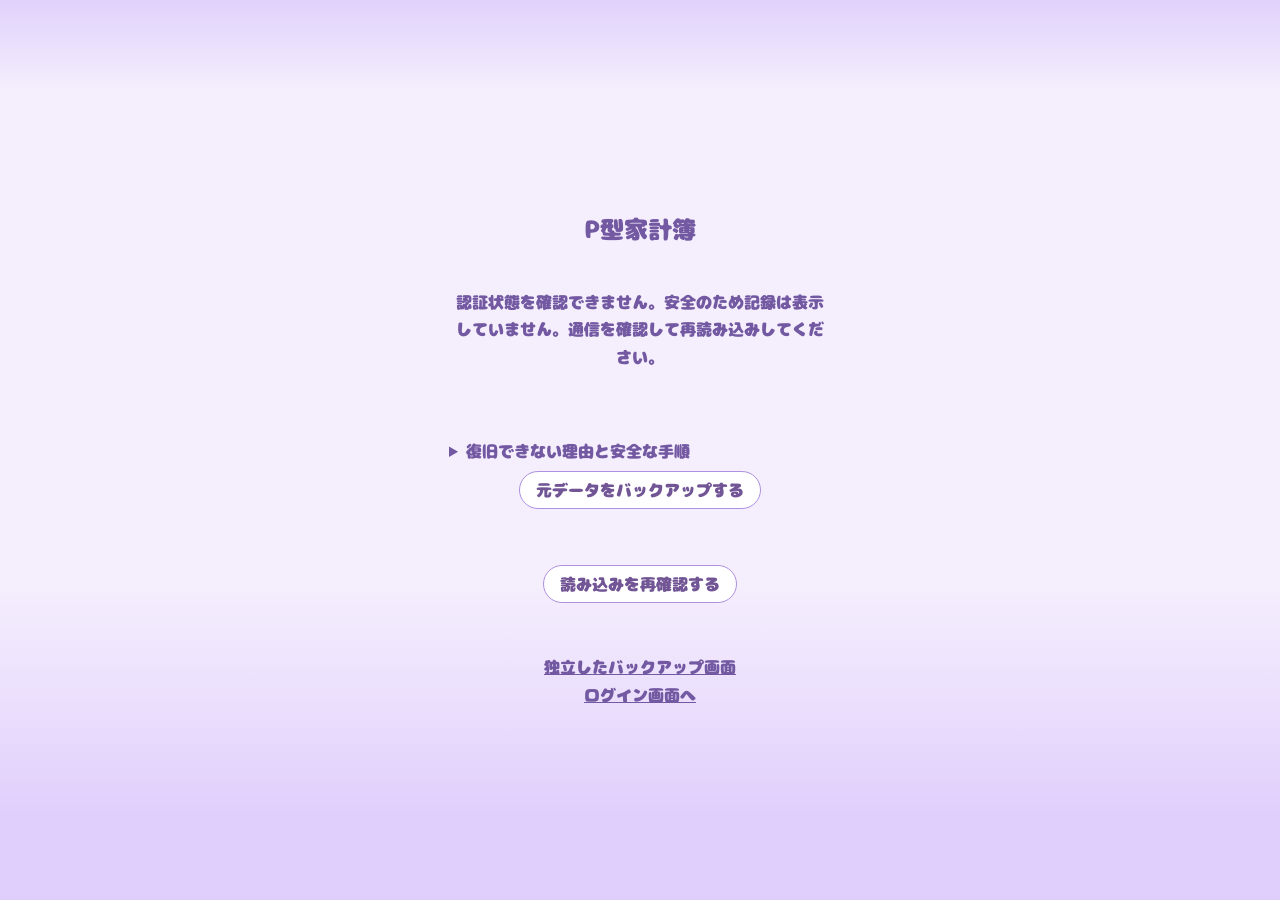
<file: index.html>
<!doctype html>
<html lang="ja">
<head>
  <meta charset="UTF-8">
  <meta name="viewport" content="width=device-width, initial-scale=1, viewport-fit=cover">
  <title>P型家計簿</title>
  <link rel="stylesheet" href="style.css">
  <link rel="stylesheet" href="home.css">
  <link rel="stylesheet" href="expenses.css">
  <link rel="stylesheet" href="account.css">
</head>
<body>
<section id="app-load-error" class="app-load-error" hidden>
  <h1>P型家計簿</h1>
  <p id="app-load-error-message" role="alert"></p>
  <p id="recovery-account"></p>
  <details><summary>復旧できない理由と安全な手順</summary><p id="recovery-detail"></p><p>一部の記録だけを送信したり、原本を削除したりしません。まずJSONを保存してください。形式不正の記録は原本のコピーを使って確認・修復し、件数を照合する必要があります。</p></details>
  <button class="secondary" type="button" data-backup>元データをバックアップする</button>
  <p id="backup-feedback" role="status"></p>
  <button class="secondary" id="retry-app-load" type="button">読み込みを再確認する</button>
  <button class="secondary" id="open-cloud-read-only" type="button" hidden>クラウドの記録を読み取り専用で開く</button>
  <button class="secondary" id="recover-legacy-pending" type="button" hidden>バックアップ保存済み：旧形式を安全に復元する</button>
  <button class="secondary" id="view-cloud-records" type="button" hidden>このアカウントのクラウド記録を読み取り専用で確認</button>
  <p id="recovery-cloud-status" role="status"></p>
  <div id="recovery-cloud-records" hidden></div>
  <a href="./recovery.html">独立したバックアップ画面</a>
  <a href="./login.html">ログイン画面へ</a>
</section>
<div class="app" id="app" data-page="home" hidden>
  <div class="background" aria-hidden="true"></div>
  <p id="readonly-mode-notice" class="readonly-mode-notice" role="status" hidden></p>
  <main class="content">
    <section class="page active" id="home">
      <header class="hero"><h1>P型家計簿</h1><p>今日つかった分を登録してね<br>だいたいでいいよ</p></header>
      <form id="expense-form" class="entry">
        <div class="entry-grid">
          <label>なにに<input id="expense-name" maxlength="100" placeholder="たとえば カフェ"></label>
          <label>いくら<input id="expense-amount" type="text" inputmode="numeric" pattern="[0-9]{1,8}" maxlength="8" placeholder="¥ 0" required></label>
        </div>
        <button class="primary" type="submit" disabled>登録する</button>
      </form>
      <section class="dashboard" aria-label="集計と直近のログ">
        <div class="totals">
          <article class="card total"><h2>今月使った金額</h2><span class="approx-tag">だいたい</span><strong id="month-total">¥ 0</strong></article>
          <article class="card total"><h2>今週使った金額</h2><span class="approx-tag">だいたい</span><strong id="week-total">¥ 0</strong></article>
        </div>
        <article class="card recent">
          <div class="card-title"><h2>ログ</h2><button class="dots" data-go="logs" aria-label="ログをすべて見る">もっと見る</button></div>
          <div id="recent-list" class="log-items"></div>
        </article>
      </section>
      <div class="speech" id="speech">わすれちゃっても<br>あとで思い出せば大丈夫</div>
    </section>
    <section class="page" id="logs">
      <div class="page-heading"><h1>ログ</h1></div>
      <div class="filters"><button class="chip active" data-filter="all">すべて</button><button class="chip" data-filter="week">今週</button><button class="chip" data-filter="month">今月</button></div>
      <div class="card long-list" id="full-list"></div>
    </section>
    <section class="page" id="calendar">
      <div class="page-heading"><h1>カレンダー</h1></div>
      <article class="card calendar-card">
        <div class="calendar-heading"><button id="prev-month" aria-label="前月">‹</button><h2 id="calendar-title"></h2><button id="next-month" aria-label="翌月">›</button></div>
        <div class="calendar-grid" id="calendar-grid"></div>
      </article>
      <article class="card calendar-detail"><h2 id="selected-date-title"></h2><div id="selected-date-list"></div></article>
    </section>
    <section class="page" id="charts">
      <div class="page-heading"><h1>支出の変遷</h1></div>
      <div class="filters"><button class="chip active" data-chart="week">週ごと</button><button class="chip" data-chart="month">月ごと</button></div>
      <article class="card chart-card"><div id="chart-label" class="chart-label"></div><svg id="line-chart" viewBox="0 0 330 210" role="img" aria-label="支出の折れ線グラフ"></svg><div id="chart-summary" class="chart-summary"></div></article>
    </section>
    <section class="page" id="settings">
      <div class="page-heading"><h1>設定</h1></div>
      <article class="card settings-card">
        <h2>テーマカラー</h2>
        <div class="theme-options"><button class="theme-choice" data-theme="purple"><i></i>むらさき</button><button class="theme-choice" data-theme="blue"><i></i>あお</button><button class="theme-choice" data-theme="green"><i></i>みどり</button><button class="theme-choice" data-theme="yellow"><i></i>きいろ</button></div>
      </article>
      <article class="card settings-card" id="account-card">
        <h2>アカウント</h2>
        <p id="account-description">ログインしなくても使えます。記録はこのブラウザ内に保存され、ブラウザデータを削除すると失われる可能性があります。</p>
        <p id="account-identity"></p>
        <p id="cloud-status" role="status">認証状態を確認しています。</p>
        <div id="guest-account-actions">
          <a class="secondary account-link" href="./login.html?returnTo=./index.html%23settings">ログイン・データを保存</a>
        </div>
        <div id="signed-in-account-actions" hidden>
          <button class="secondary" id="retry-cloud-sync" type="button" hidden>もう一度同期する</button>
          <button class="secondary" id="discard-pending-changes" type="button" hidden>未保存変更を破棄してクラウドを読み直す</button>
          <button class="secondary" id="logout" type="button">ログアウト</button>
          <button class="secondary" id="delete-account" type="button">アカウント削除</button>
        </div>
        <p class="account-legal"><a href="./terms-draft.html">利用規約（草案）</a> ・ <a href="./privacy-draft.html">プライバシーポリシー（草案）</a></p>
      </article>
      <article class="card settings-card"><h2>データ</h2><button class="secondary" id="export-csv">CSVで書き出す</button></article>
      <div class="speech settings-speech">自分のペースで<br>つかってね</div>
    </section>
  </main>
  <nav class="bottom-nav" aria-label="画面切り替え">
    <button class="nav-item active" data-go="home"><span>⌂</span>ホーム</button>
    <button class="nav-item" data-go="calendar"><span>▦</span>カレンダー</button>
    <button class="nav-item" data-go="charts"><span>⌁</span>グラフ</button>
    <button class="nav-item" data-go="settings"><span>⚙</span>設定</button>
  </nav>
</div>
<dialog id="expense-editor" class="expense-editor" aria-labelledby="editor-title">
  <form id="edit-expense-form">
    <h2 id="editor-title">記録を編集</h2>
    <p class="edit-date" id="edit-date"></p>
    <label>なにに<input id="edit-name" placeholder="たとえば カフェ"></label>
    <label>いくら<input id="edit-amount" type="text" inputmode="numeric" pattern="[0-9]+" required></label>
    <p id="edit-feedback" class="edit-feedback" role="alert"></p>
    <div class="edit-actions">
      <button type="button" class="secondary" id="edit-cancel">キャンセル</button>
      <button type="submit" class="secondary">保存する</button>
    </div>
    <button type="button" class="edit-delete" id="edit-delete">この記録を削除</button>
  </form>
</dialog>
<dialog id="import-dialog" class="account-dialog" aria-labelledby="import-title">
  <h2 id="import-title">今までのきろくが見つかったよ。このアカウントに引き継ぐ？</h2>
  <p id="import-account"></p>
  <p>記録は確認してからこのアカウントへ追加します。元の端末内データは削除しません。</p>
  <p id="import-feedback" role="alert"></p>
  <div class="edit-actions">
    <button class="secondary" id="import-later" type="button">あとで</button>
    <button class="secondary" id="import-confirm" type="button">引き継ぐ</button>
  </div>
</dialog>
<script type="module" src="storage-backup.js"></script>
<script src="expenses.js"></script>
<script src="app.js"></script>
<script src="home.js"></script>
<script type="module" src="auth-app.js"></script>
</body>
</html>
</file>
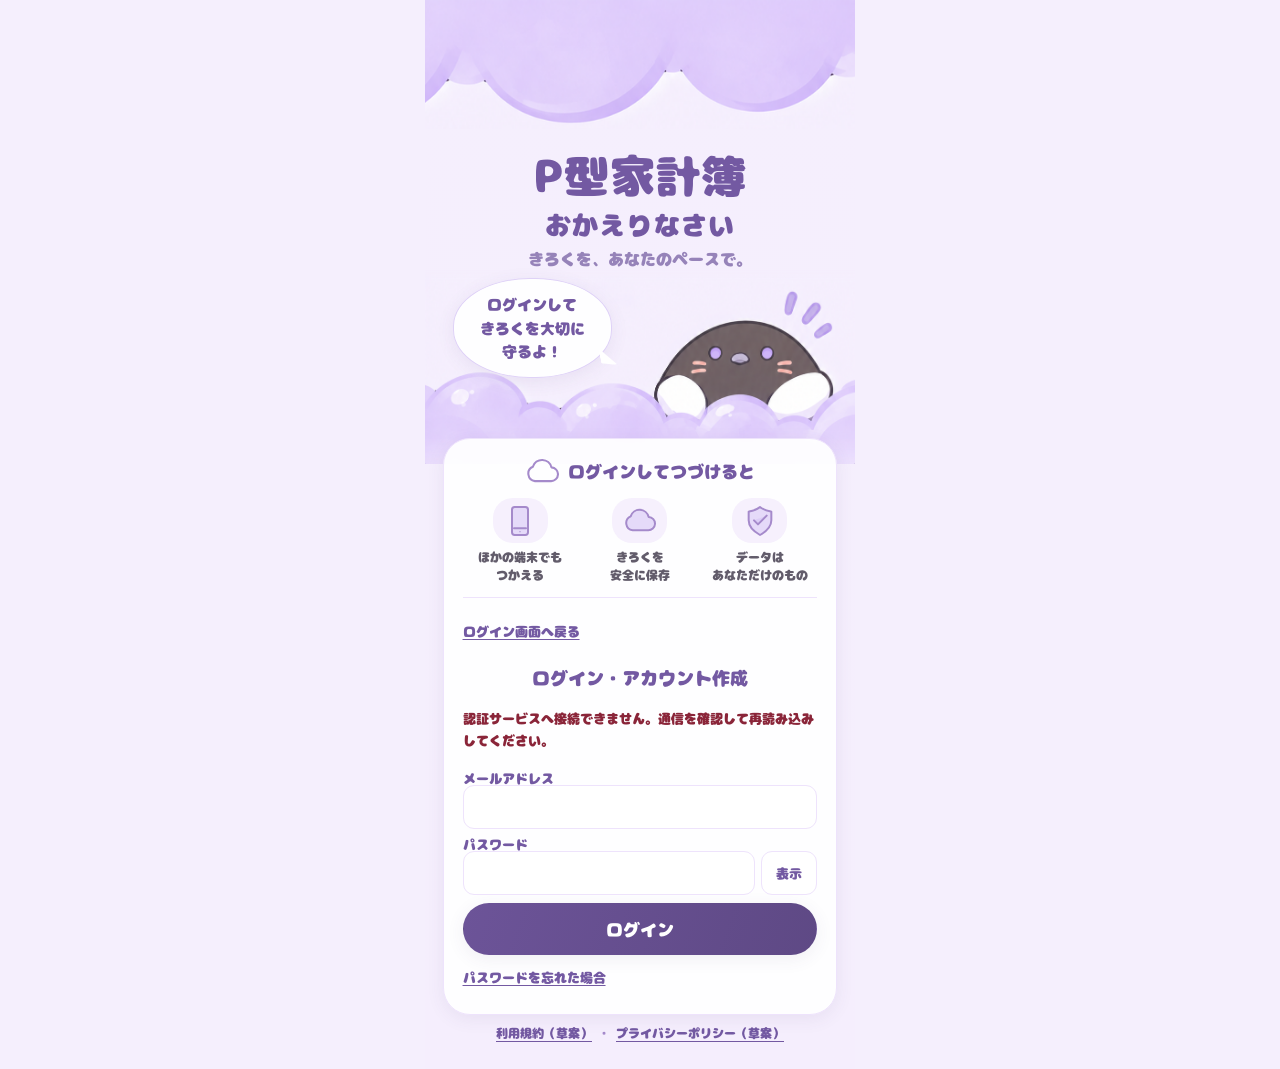
<file: login.html>
<!doctype html>
<html lang="ja">
<head>
  <meta charset="UTF-8">
  <meta name="viewport" content="width=device-width, initial-scale=1, viewport-fit=cover">
  <title>ログイン | P型家計簿</title>
  <link rel="stylesheet" href="./style.css">
  <link rel="stylesheet" href="./home.css">
  <link rel="stylesheet" href="./login.css">
  <script type="module" src="./login.js"></script>
</head>
<body class="login-preview">
  <svg class="icon-definitions" xmlns="http://www.w3.org/2000/svg" aria-hidden="true">
    <defs>
      <symbol id="cloud" viewBox="0 0 48 40">
        <path d="M13 34h23a10 10 0 0 0 1-20A14 14 0 0 0 10 13a11 11 0 0 0 3 21Z"/>
      </symbol>
      <symbol id="phone" viewBox="0 0 48 48">
        <rect x="12" y="3" width="24" height="42" rx="4"/>
        <path d="M15 35h18"/>
        <circle cx="24" cy="40" r="1" fill="currentColor" stroke="none"/>
      </symbol>
      <symbol id="shield" viewBox="0 0 48 48">
        <path d="M24 3c6 5 12 6 17 7v13c0 10-8 17-17 22C15 40 7 33 7 23V10c5-1 11-2 17-7Z"/>
        <path d="m15 23 6 6 13-13"/>
      </symbol>
      <symbol id="mail" viewBox="0 0 48 40">
        <rect x="3" y="5" width="42" height="30" rx="4"/>
        <path d="m5 8 19 14L43 8"/>
      </symbol>
      <symbol id="arrow" viewBox="0 0 16 24">
        <path d="m4 3 9 9-9 9"/>
      </symbol>
    </defs>
  </svg>
  <main class="login-shell" aria-labelledby="login-title">
    <div class="login-top-clouds" aria-hidden="true"></div>
    <header class="login-heading">
      <h1 id="login-title">P型家計簿</h1>
      <h2>おかえりなさい</h2>
      <p>きろくを、あなたのペースで。</p>
    </header>
    <div class="welcome-scene">
      <div class="welcome-art" aria-hidden="true"></div>
      <p class="welcome-bubble">ログインして<br>きろくを大切に<br>守るよ！</p>
    </div>
    <section class="login-card" aria-labelledby="benefits-title">
      <h2 id="benefits-title">
        <svg class="outline-icon heading-cloud" aria-hidden="true"><use href="#cloud"/></svg>
        ログインしてつづけると
      </h2>
      <ul class="login-benefits">
        <li>
          <span class="benefit-icon"><svg class="outline-icon" aria-hidden="true"><use href="#phone"/></svg></span>
          <span>ほかの端末でも<br>つかえる</span>
        </li>
        <li>
          <span class="benefit-icon"><svg class="outline-icon" aria-hidden="true"><use href="#cloud"/></svg></span>
          <span>きろくを<br>安全に保存</span>
        </li>
        <li>
          <span class="benefit-icon"><svg class="outline-icon" aria-hidden="true"><use href="#shield"/></svg></span>
          <span>データは<br>あなただけのもの</span>
        </li>
      </ul>
      <div class="login-actions">
        <button class="login-button google-button" type="button" id="google-login">
          <span class="google-logo" aria-hidden="true">
            <svg viewBox="0 0 48 48">
              <path fill="#4285f4" d="M43.61 24.46c0-1.36-.12-2.66-.35-3.92H24v7.42h11a9.4 9.4 0 0 1-4.08 6.17v5h6.6c3.86-3.56 6.09-8.8 6.09-14.67Z"/>
              <path fill="#34a853" d="M24 44c5.51 0 10.13-1.83 13.51-4.87l-6.6-5C29.08 35.37 26.72 36.1 24 36.1c-5.32 0-9.83-3.59-11.44-8.42H5.74v5.16A20.4 20.4 0 0 0 24 44Z"/>
              <path fill="#fbbc05" d="M12.56 27.68a12.25 12.25 0 0 1 0-7.36v-5.16H5.74a20.4 20.4 0 0 0 0 17.68Z"/>
              <path fill="#ea4335" d="M24 11.9c3 0 5.68 1.03 7.8 3.05l5.85-5.85C34.12 5.8 29.51 4 24 4A20.4 20.4 0 0 0 5.74 15.16l6.82 5.16C14.17 15.49 18.68 11.9 24 11.9Z"/>
            </svg>
          </span>
          <span>Googleでつづける</span>
          <svg class="outline-icon button-arrow" aria-hidden="true"><use href="#arrow"/></svg>
        </button>
        <button class="login-button email-button" type="button" id="show-email-login">
          <svg class="outline-icon mail-icon" aria-hidden="true"><use href="#mail"/></svg>
          <span>メールアドレスでつづける</span>
          <svg class="outline-icon button-arrow" aria-hidden="true"><use href="#arrow"/></svg>
        </button>
      </div>
      <div class="login-divider"><span>または</span></div>
      <button class="text-button signup-button" type="button" id="show-signup">アカウントを作成する</button>
      <div id="auth-forms" hidden>
        <button class="text-button form-back" id="back-to-login" type="button">ログイン画面へ戻る</button>
        <h2 id="form-title"></h2>
        <p id="auth-feedback" role="status" aria-live="polite"></p>
        <form id="email-form" hidden>
          <label for="email">メールアドレス</label>
          <input id="email" name="email" type="email" autocomplete="email" maxlength="254" required>
          <label for="password">パスワード</label>
          <div class="password-field"><input id="password" name="password" type="password" autocomplete="current-password" minlength="8" required><button type="button" data-toggle-password aria-label="パスワードを表示">表示</button></div>
          <button class="login-button google-button form-submit" type="submit">ログイン</button>
          <button class="text-button" id="show-reset" type="button">パスワードを忘れた場合</button>
        </form>
        <form id="signup-form" hidden>
          <label for="signup-email">メールアドレス</label>
          <input id="signup-email" name="email" type="email" autocomplete="email" maxlength="254" required>
          <label for="signup-password">パスワード（8文字以上）</label>
          <div class="password-field"><input id="signup-password" name="password" type="password" autocomplete="new-password" minlength="8" required><button type="button" data-toggle-password aria-label="パスワードを表示">表示</button></div>
          <label for="signup-confirm">パスワード（確認）</label>
          <input id="signup-confirm" name="password-confirm" type="password" autocomplete="new-password" minlength="8" required>
          <label class="consent"><input id="policy-consent" type="checkbox" required> <span><a href="./terms-draft.html">利用規約（草案）</a>と<a href="./privacy-draft.html">プライバシーポリシー（草案）</a>を読み、同意します</span></label>
          <button class="login-button google-button form-submit" type="submit">アカウントを作成する</button>
        </form>
        <form id="reset-form" hidden>
          <label for="reset-email">メールアドレス</label>
          <input id="reset-email" name="email" type="email" autocomplete="email" maxlength="254" required>
          <button class="login-button google-button form-submit" type="submit">再設定メールを送る</button>
        </form>
        <form id="new-password-form" hidden>
          <label for="new-password">新しいパスワード</label>
          <div class="password-field"><input id="new-password" name="password" type="password" autocomplete="new-password" minlength="8" required><button type="button" data-toggle-password aria-label="パスワードを表示">表示</button></div>
          <label for="new-password-confirm">新しいパスワード（確認）</label>
          <input id="new-password-confirm" name="password-confirm" type="password" autocomplete="new-password" minlength="8" required>
          <button class="login-button google-button form-submit" type="submit">パスワードを更新</button>
        </form>
        <div id="email-confirmation" hidden>
          <p>確認メールを送信しました。メール内のリンクを開いてください。</p>
          <button class="text-button" id="resend-confirmation" type="button">確認メールを再送する</button>
        </div>
        <div id="password-complete" hidden>
          <p>パスワードを更新しました。</p>
        </div>
        <a class="text-button" id="account-settings-link" href="./index.html">家計簿へ戻る</a>
      </div>
    </section>
    <footer class="login-legal">
      <p><a href="./terms-draft.html">利用規約（草案）</a> ・ <a href="./privacy-draft.html">プライバシーポリシー（草案）</a></p>
    </footer>
  </main>
</body>
</html>
</file>
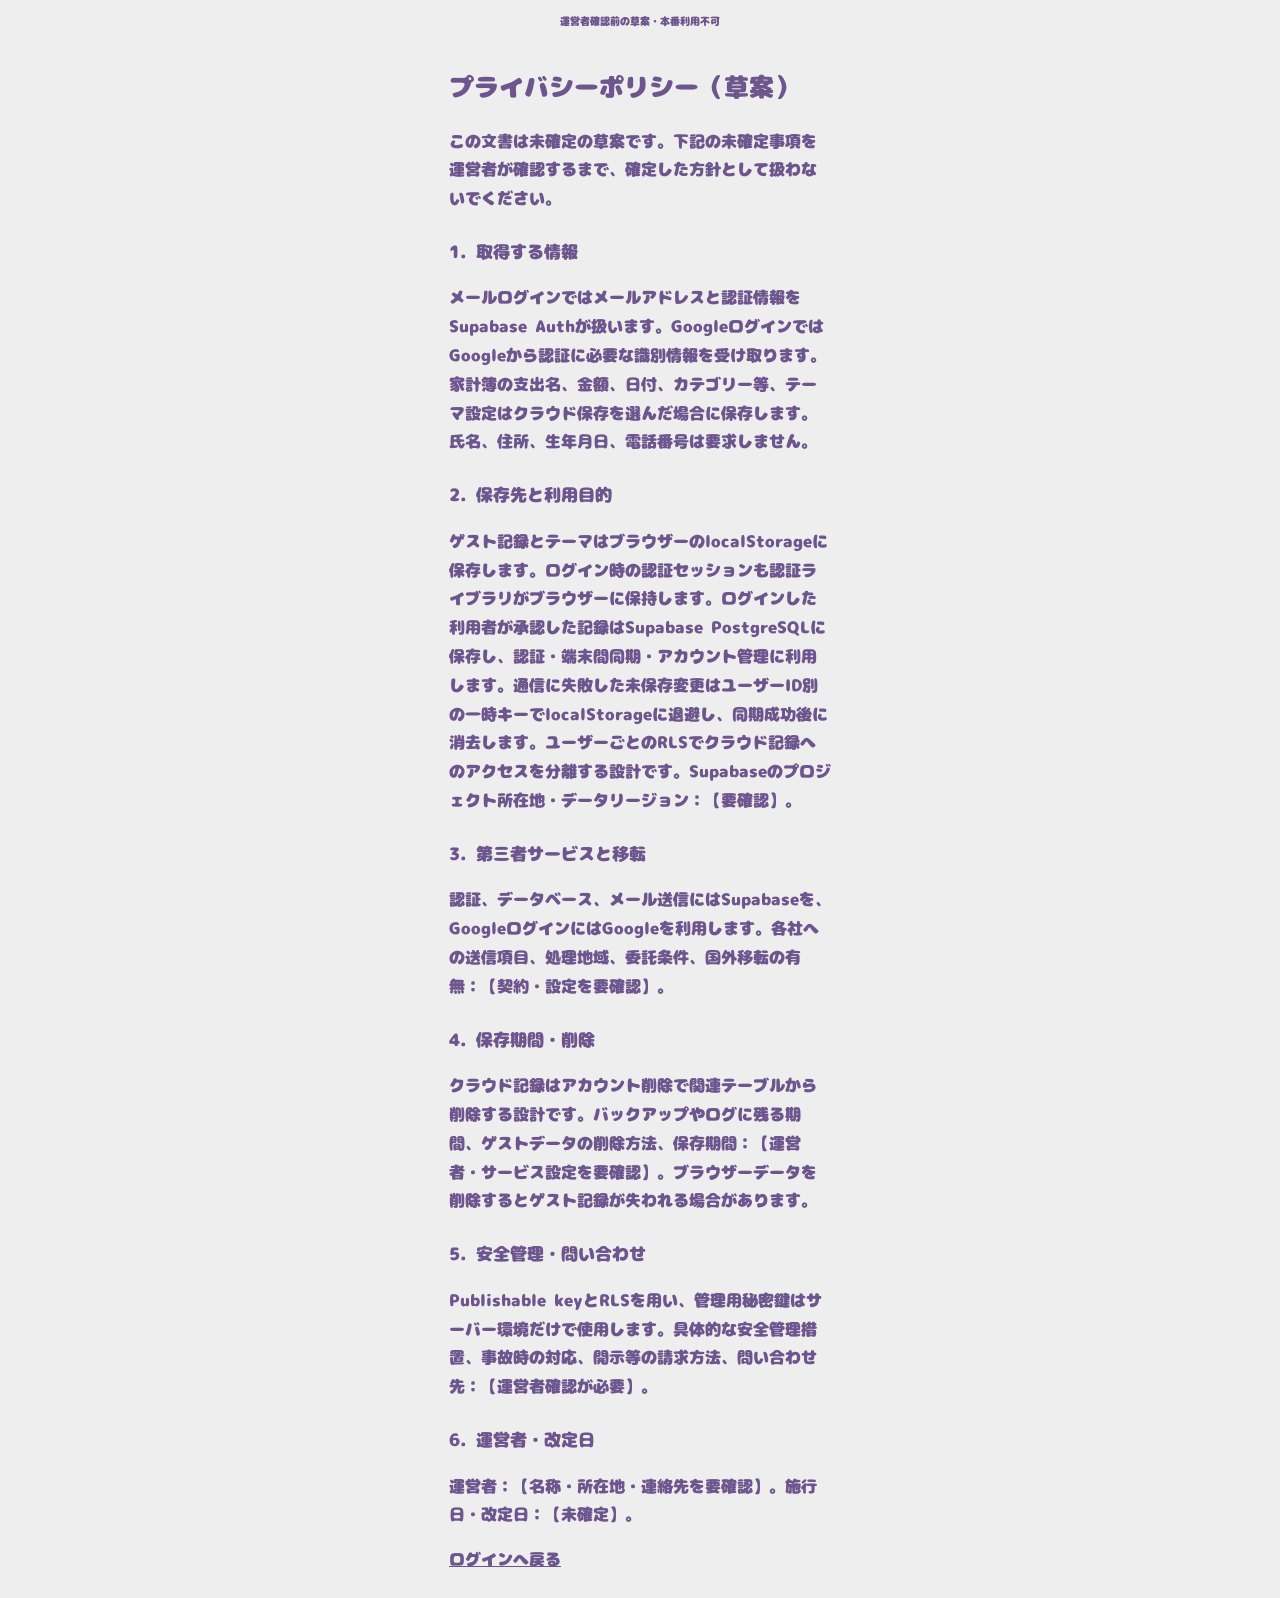
<file: privacy-draft.html>
<!doctype html>
<html lang="ja">
<head>
  <meta charset="UTF-8">
  <meta name="viewport" content="width=device-width, initial-scale=1">
  <title>プライバシーポリシー（草案） | P型家計簿</title>
  <link rel="stylesheet" href="./style.css">
  <link rel="stylesheet" href="./login.css">
</head>
<body class="login-preview">
  <main class="login-shell policy-document">
    <p class="preview-badge">運営者確認前の草案・本番利用不可</p>
    <h1>プライバシーポリシー（草案）</h1>
    <p>この文書は未確定の草案です。下記の未確定事項を運営者が確認するまで、確定した方針として扱わないでください。</p>
    <h2>1. 取得する情報</h2>
    <p>メールログインではメールアドレスと認証情報をSupabase Authが扱います。GoogleログインではGoogleから認証に必要な識別情報を受け取ります。家計簿の支出名、金額、日付、カテゴリー等、テーマ設定はクラウド保存を選んだ場合に保存します。氏名、住所、生年月日、電話番号は要求しません。</p>
    <h2>2. 保存先と利用目的</h2>
    <p>ゲスト記録とテーマはブラウザーのlocalStorageに保存します。ログイン時の認証セッションも認証ライブラリがブラウザーに保持します。ログインした利用者が承認した記録はSupabase PostgreSQLに保存し、認証・端末間同期・アカウント管理に利用します。通信に失敗した未保存変更はユーザーID別の一時キーでlocalStorageに退避し、同期成功後に消去します。ユーザーごとのRLSでクラウド記録へのアクセスを分離する設計です。Supabaseのプロジェクト所在地・データリージョン：【要確認】。</p>
    <h2>3. 第三者サービスと移転</h2>
    <p>認証、データベース、メール送信にはSupabaseを、GoogleログインにはGoogleを利用します。各社への送信項目、処理地域、委託条件、国外移転の有無：【契約・設定を要確認】。</p>
    <h2>4. 保存期間・削除</h2>
    <p>クラウド記録はアカウント削除で関連テーブルから削除する設計です。バックアップやログに残る期間、ゲストデータの削除方法、保存期間：【運営者・サービス設定を要確認】。ブラウザーデータを削除するとゲスト記録が失われる場合があります。</p>
    <h2>5. 安全管理・問い合わせ</h2>
    <p>Publishable keyとRLSを用い、管理用秘密鍵はサーバー環境だけで使用します。具体的な安全管理措置、事故時の対応、開示等の請求方法、問い合わせ先：【運営者確認が必要】。</p>
    <h2>6. 運営者・改定日</h2>
    <p>運営者：【名称・所在地・連絡先を要確認】。施行日・改定日：【未確定】。</p>
    <a href="./login.html">ログインへ戻る</a>
  </main>
</body>
</html>
</file>
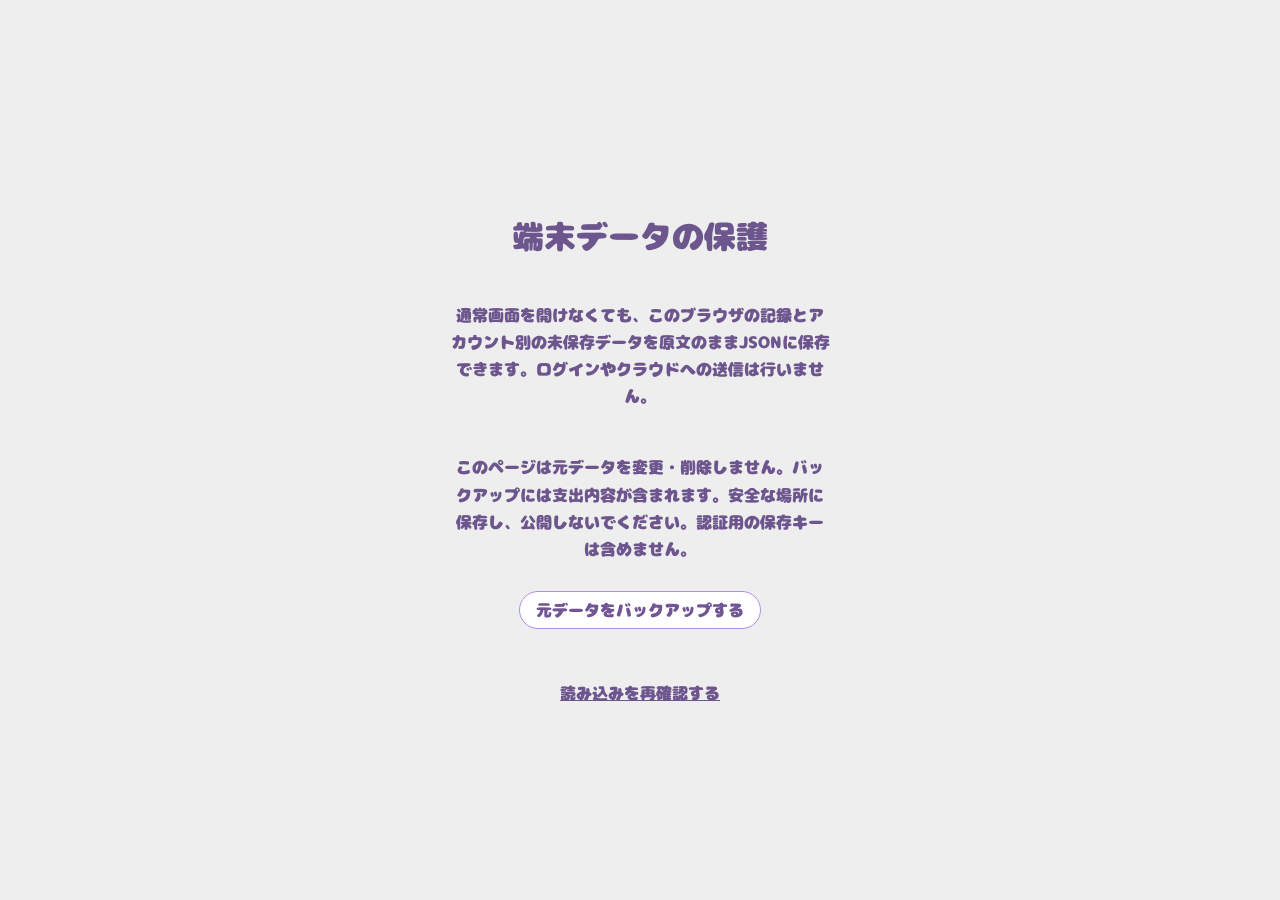
<file: recovery.html>
<!doctype html>
<html lang="ja">
<head>
  <meta charset="UTF-8">
  <meta name="viewport" content="width=device-width, initial-scale=1">
  <title>端末データの保護 — P型家計簿</title>
  <link rel="stylesheet" href="style.css">
  <link rel="stylesheet" href="account.css">
</head>
<body>
  <main class="app-load-error">
    <h1>端末データの保護</h1>
    <p>通常画面を開けなくても、このブラウザの記録とアカウント別の未保存データを原文のままJSONに保存できます。ログインやクラウドへの送信は行いません。</p>
    <p>このページは元データを変更・削除しません。バックアップには支出内容が含まれます。安全な場所に保存し、公開しないでください。認証用の保存キーは含めません。</p>
    <button class="secondary" type="button" data-backup>元データをバックアップする</button>
    <p id="backup-feedback" role="status"></p>
    <a href="./index.html">読み込みを再確認する</a>
  </main>
  <script type="module" src="storage-backup.js"></script>
</body>
</html>
</file>
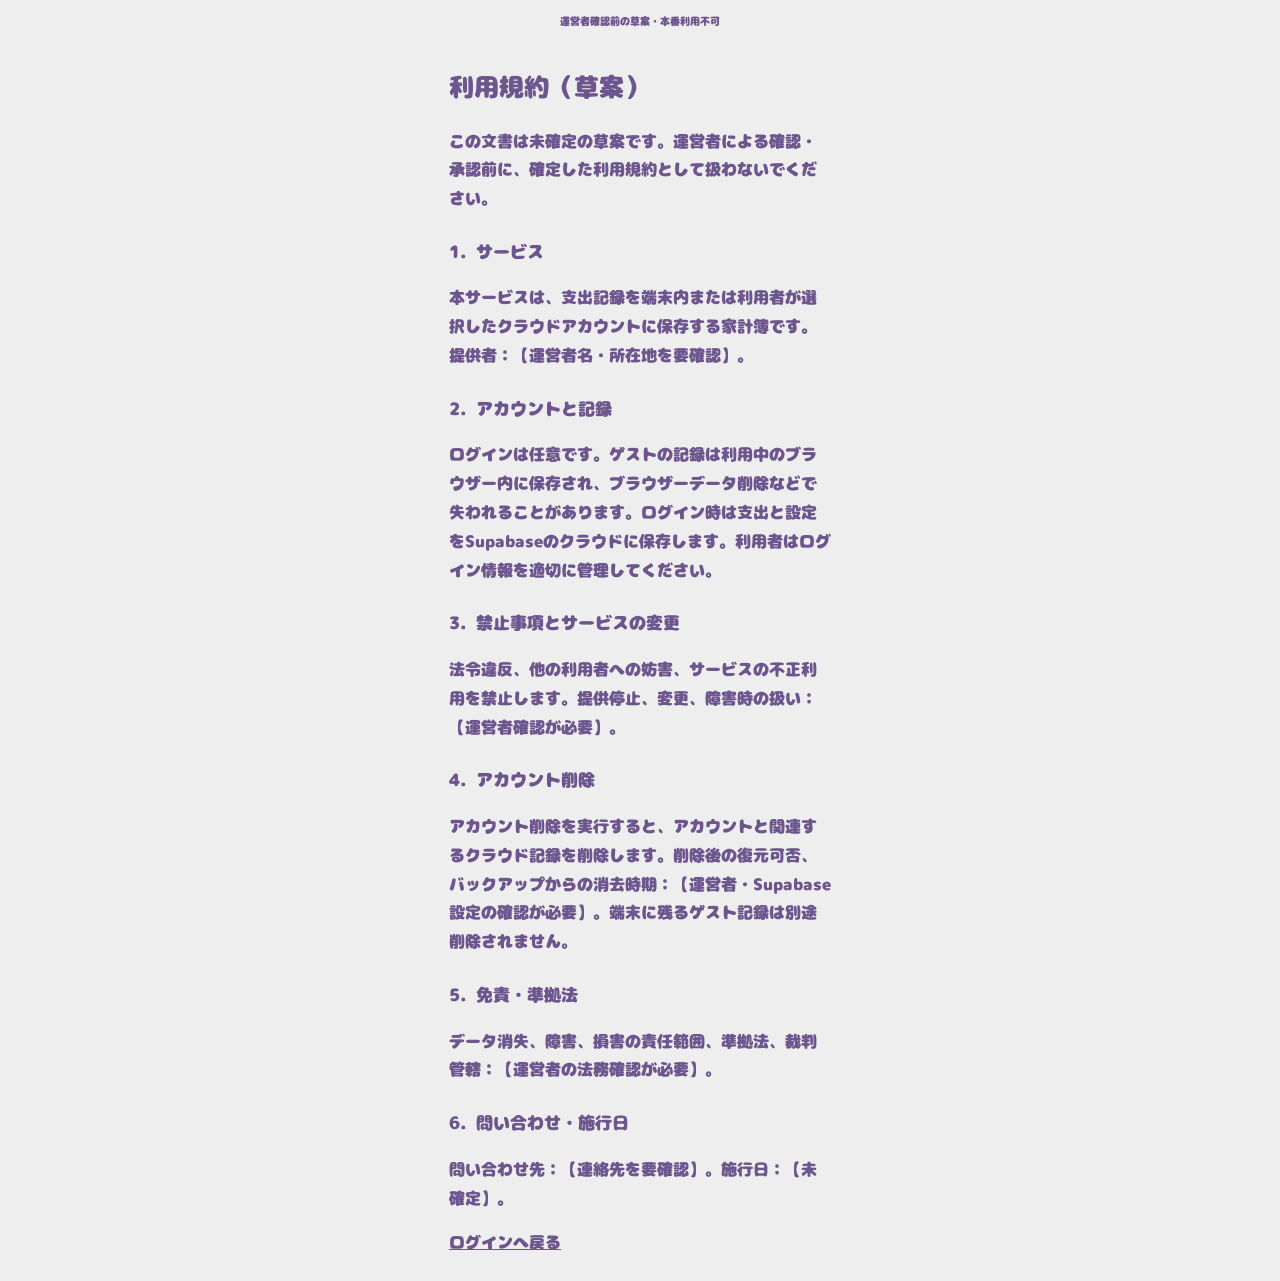
<file: terms-draft.html>
<!doctype html>
<html lang="ja">
<head>
  <meta charset="UTF-8">
  <meta name="viewport" content="width=device-width, initial-scale=1">
  <title>利用規約（草案） | P型家計簿</title>
  <link rel="stylesheet" href="./style.css">
  <link rel="stylesheet" href="./login.css">
</head>
<body class="login-preview">
  <main class="login-shell policy-document">
    <p class="preview-badge">運営者確認前の草案・本番利用不可</p>
    <h1>利用規約（草案）</h1>
    <p>この文書は未確定の草案です。運営者による確認・承認前に、確定した利用規約として扱わないでください。</p>
    <h2>1. サービス</h2>
    <p>本サービスは、支出記録を端末内または利用者が選択したクラウドアカウントに保存する家計簿です。提供者：【運営者名・所在地を要確認】。</p>
    <h2>2. アカウントと記録</h2>
    <p>ログインは任意です。ゲストの記録は利用中のブラウザー内に保存され、ブラウザーデータ削除などで失われることがあります。ログイン時は支出と設定をSupabaseのクラウドに保存します。利用者はログイン情報を適切に管理してください。</p>
    <h2>3. 禁止事項とサービスの変更</h2>
    <p>法令違反、他の利用者への妨害、サービスの不正利用を禁止します。提供停止、変更、障害時の扱い：【運営者確認が必要】。</p>
    <h2>4. アカウント削除</h2>
    <p>アカウント削除を実行すると、アカウントと関連するクラウド記録を削除します。削除後の復元可否、バックアップからの消去時期：【運営者・Supabase設定の確認が必要】。端末に残るゲスト記録は別途削除されません。</p>
    <h2>5. 免責・準拠法</h2>
    <p>データ消失、障害、損害の責任範囲、準拠法、裁判管轄：【運営者の法務確認が必要】。</p>
    <h2>6. 問い合わせ・施行日</h2>
    <p>問い合わせ先：【連絡先を要確認】。施行日：【未確定】。</p>
    <a href="./login.html">ログインへ戻る</a>
  </main>
</body>
</html>
</file>
<file: style.css>
/* Copyright: public/fonts/ReadMe_Windows.txt と mplus-TESTFLIGHT-058/LICENSE_J */
@font-face {
  font-family: Nikumaru;
  src: url('./public/fonts/07にくまるフォント.otf') format('opentype');
  font-weight: 400;
  font-style: normal;
  font-display: swap;
}
:root{font-family:Nikumaru,'Hiragino Maru Gothic ProN','Yu Gothic',sans-serif;font-synthesis:none;color:#6d558d;background:#eee;--ink:#715595;--accent:#ae91df;--accent-deep:#9774cf;--tint:#f4ecff;--image:url('./assets/purple_20261022224513.png')}
*{box-sizing:border-box}body{margin:0}button,input{font:inherit}button{cursor:pointer}.app{position:relative;min-height:100dvh;max-width:430px;margin:auto;overflow:hidden;background:#faf4ff;box-shadow:0 0 40px #00000013}.background{position:absolute;inset:0;z-index:0;pointer-events:none;background-image:var(--image);background-size:100% 100%;background-position:center top;background-repeat:no-repeat}.content{position:relative;z-index:1;padding:0 22px 120px;min-height:100dvh}.page{display:none;min-height:calc(100dvh - 120px)}.page.active{display:block}.hero{text-align:center;padding-top:clamp(75px,12dvh,112px);margin-bottom:24px}.hero h1{font-size:clamp(27px,7vw,34px);margin:0 0 9px;color:var(--ink);letter-spacing:.025em;line-height:1.3}.hero p{font-size:12px;line-height:1.65;margin:0;color:var(--ink)}.entry{margin-bottom:18px}.entry-grid{display:grid;grid-template-columns:1fr 1fr;gap:13px}.entry label{display:flex;flex-direction:column;gap:6px;font-size:13px;color:var(--ink)}.entry input{width:100%;height:43px;border:1px solid #e9deee;border-radius:11px;background:#ffffffdd;padding:0 12px;box-shadow:0 3px 8px #755a8b0d;outline:none;color:var(--ink);font-size:13px;min-width:0}.entry input:focus{border-color:var(--accent)}.primary{width:100%;height:46px;margin-top:13px;border:0;border-radius:25px;background:linear-gradient(110deg,var(--accent),var(--accent-deep));box-shadow:0 5px 11px #745a9425;color:white;font-size:15px}.dashboard{display:grid;grid-template-columns:minmax(0,1fr) minmax(0,1.25fr);gap:10px}.totals{display:grid;gap:10px}.card{background:#ffffffcf;border:1px solid #ffffffdd;border-radius:16px;box-shadow:0 5px 18px #7c648b12}.total{min-height:113px;padding:13px 10px;position:relative}.card h2{font-size:13px;line-height:1.4;margin:0;color:var(--ink)}.total h2{font-size:11px;white-space:nowrap;letter-spacing:-.035em}.total strong{display:block;color:var(--ink);font-size:clamp(18px,5vw,24px);margin-top:10px;white-space:nowrap;letter-spacing:-.035em}.mini-seal{position:absolute;right:11px;bottom:8px;font-size:16px;color:var(--accent)}.recent{padding:13px 9px;min-height:236px}.card-title{display:flex;justify-content:space-between;align-items:center}.dots{border:0;background:none;color:#a69aaf;font-size:21px;line-height:1}.log-items{margin-top:8px}.log-row{display:flex;gap:5px;align-items:center;padding:9px 0;border-bottom:1px solid #eee7ef;font-size:10px;color:#665c70}.log-row:last-child{border-bottom:0}.log-row .name{min-width:0;flex:1;overflow:hidden;text-overflow:ellipsis;white-space:nowrap}.log-row .amount{white-space:nowrap;font-size:10px}.log-row .emoji{font-size:15px}.empty{font-size:11px;line-height:1.7;color:#95889c;padding:18px 2px}.speech{position:relative;margin:25px 0 0 4px;width:58%;max-width:230px;padding:14px 13px;background:#ffffffdc;border:1px solid #f3e8f4;border-radius:50% 48% 46% 40%/48% 49% 43% 43%;font-size:12px;line-height:1.65;text-align:center;color:var(--ink);box-shadow:0 3px 12px #6e598011}.speech:after{content:'';position:absolute;right:-9px;bottom:7px;width:18px;height:18px;background:#ffffffdc;clip-path:polygon(0 0,100% 100%,0 75%)}.bottom-nav{position:fixed;z-index:10;bottom:0;left:50%;transform:translateX(-50%);width:min(100%,430px);height:calc(66px + env(safe-area-inset-bottom));padding:7px 9px calc(7px + env(safe-area-inset-bottom));display:grid;grid-template-columns:repeat(5,1fr);background:#ffffffec;backdrop-filter:blur(15px);border-top:1px solid #ffffff;box-shadow:0 -3px 15px #6e597719}.nav-item{border:0;background:transparent;color:#968b9c;font-size:9px;display:flex;align-items:center;justify-content:center;flex-direction:column;gap:2px}.nav-item span{font-family:system-ui,sans-serif;font-size:23px;line-height:1.15}.nav-item.active{color:var(--accent-deep)}.page-heading{text-align:center;padding:clamp(80px,12dvh,115px) 0 24px}.page-heading h1{font-size:25px;color:var(--ink);margin:0}.filters{display:flex;gap:7px;margin-bottom:14px}.chip{border:0;border-radius:30px;padding:9px 17px;background:#ffffffcf;color:var(--ink);font-size:12px}.chip.active{background:var(--accent);color:white}.long-list{padding:12px 17px;min-height:180px}.long-list .log-row{font-size:13px;padding:14px 0}.long-list .log-row .amount{font-size:12px}.long-list .log-row .emoji{font-size:20px}.delete{background:transparent;border:0;color:#bc8b9c;font-size:18px;padding:0 3px}.calendar-card,.calendar-detail,.chart-card,.settings-card{padding:17px;margin-bottom:14px}.calendar-heading{display:flex;align-items:center;justify-content:space-between;margin-bottom:13px}.calendar-heading button{border:0;background:var(--tint);border-radius:50%;width:32px;height:32px;font-size:23px;color:var(--ink)}.calendar-grid{display:grid;grid-template-columns:repeat(7,minmax(0,1fr));gap:3px}.weekday{text-align:center;font-size:11px;color:var(--ink);padding:7px 0}.day{height:43px;border:0;border-radius:9px;background:#ffffff9c;color:var(--ink);font-size:12px;position:relative}.day.selected{background:var(--accent);color:white}.day.has-data:after{content:'';position:absolute;bottom:4px;left:calc(50% - 2px);width:4px;height:4px;background:var(--accent-deep);border-radius:50%}.day.selected:after{background:white}.calendar-detail h2{margin-bottom:9px}.calendar-detail .log-row{font-size:12px}.chart-card{padding:17px 9px}.chart-label,.chart-summary{text-align:center;font-size:12px;color:var(--ink)}#line-chart{width:100%;height:auto;overflow:visible}.chart-summary{font-size:16px;margin-top:10px}.settings-card h2{margin-bottom:16px}.theme-options{display:grid;grid-template-columns:repeat(4,1fr);gap:8px}.theme-choice{border:0;background:transparent;color:var(--ink);font-size:10px;display:flex;flex-direction:column;align-items:center;gap:7px}.theme-choice i{width:100%;height:52px;border-radius:12px;border:3px solid transparent}.theme-choice.selected i{outline:2px solid var(--accent-deep)}.theme-choice[data-theme=purple] i{background:#cdb9f2}.theme-choice[data-theme=blue] i{background:#a9dbec}.theme-choice[data-theme=green] i{background:#bce5c6}.theme-choice[data-theme=yellow] i{background:#f5e3a7}.secondary{border:1px solid var(--accent);border-radius:20px;background:#fff;color:var(--ink);padding:10px 16px}.settings-speech{margin-top:36px}body[data-theme=blue]{--ink:#317d9d;--accent:#8dd3eb;--accent-deep:#53b5d3;--tint:#e9f8ff;--image:url('./assets/blue_20261022224637.png')}body[data-theme=green]{--ink:#397e67;--accent:#9bdcba;--accent-deep:#54b98d;--tint:#e9fff2;--image:url('./assets/green_20261022224836.png')}body[data-theme=yellow]{--ink:#91723c;--accent:#f3db8e;--accent-deep:#d7b952;--tint:#fff9e5;--image:url('./assets/yellow_20261022224915.png')}
@media(max-width:350px){.content{padding-left:14px;padding-right:14px}.dashboard{gap:7px}.total{padding:11px 7px}.total h2{font-size:10px}.total strong{font-size:17px}.recent{padding:11px 7px}.speech{font-size:10px}}
@media(min-height:800px){.hero{padding-top:clamp(90px,13dvh,135px)}.speech{margin-top:32px}}
</file>
<file: home.css>
:root {
  --primary: #cdb9f2;
  --primary-dark: #7359a2;
  --primary-soft: #eee3fc;
  --scene: #f5effd;
  --scene-bottom: #f5eefd;
  --scroll-top: #e0d1fc;
  --scroll-bottom: #e0cffc;
  --surface: rgba(255, 255, 255, .86);
  --text-secondary: #625c6b;
  --shadow: 0 4px 18px rgba(80, 70, 110, .08);
  --button-start: #a58acb;
  --button-end: #8060b1;
  --image: url('./public/assets/purple_20261022224513.png');
  --image-ratio: calc(1672 / 941);
}

body[data-theme="blue"] {
  --primary: #a9dbec;
  --primary-dark: #347fa4;
  --primary-soft: #dff5fc;
  --scene: #ebfafe;
  --scene-bottom: #e9f9fd;
  --scroll-top: #beebfc;
  --scroll-bottom: #b0e5fc;
  --button-start: #69bad4;
  --button-end: #347fa4;
  --image: url('./public/assets/blue_20261022224637.png');
  --image-ratio: calc(941 / 545);
}

body[data-theme="green"] {
  --primary: #bce5c6;
  --primary-dark: #347f65;
  --primary-soft: #e1f7e9;
  --scene: #ebfdf0;
  --scene-bottom: #e9fbed;
  --scroll-top: #c7f4d8;
  --scroll-bottom: #bdf1d5;
  --button-start: #72bf99;
  --button-end: #347f65;
  --image: url('./public/assets/green_20261022224836.png');
  --image-ratio: calc(938 / 545);
}

body[data-theme="yellow"] {
  --primary: #f5e3a7;
  --primary-dark: #95743f;
  --primary-soft: #fff2c8;
  --scene: #fef9e5;
  --scene-bottom: #fef9e2;
  --scroll-top: #feecab;
  --scroll-bottom: #fee99f;
  --button-start: #dcc16c;
  --button-end: #a38038;
  --image: url('./public/assets/yellow_20261022224915.png');
  --image-ratio: calc(938 / 545);
}

/* htmlを透明にして、テーマ別のbody背景をページのキャンバスにも描画する。 */
:root {
  min-height: 100%;
  background: transparent;
}

body {
  min-height: 100vh;
  min-height: 100dvh;
  /* PNGの切り出し境界と上下端の平均色を、画像の背後でつなぐ。 */
  --page-background: linear-gradient(
    var(--scroll-top),
    var(--scene) calc(min(100vw, 430px) * var(--image-ratio) * .12),
    var(--scene-bottom) calc(100% - min(100vw, 430px) * var(--image-ratio) * .3 - 84px - env(safe-area-inset-bottom)),
    var(--scroll-bottom) calc(100% - 84px - env(safe-area-inset-bottom))
  );
  background-color: var(--scroll-bottom);
  background-image: var(--page-background);
  background-attachment: scroll;
  background-repeat: no-repeat;
}

.background {
  background-size: 100% auto;
  user-select: none;
}

.app[data-page="home"] {
  background: var(--scroll-bottom) var(--page-background) no-repeat;
  overflow: visible;
}

/* 原画を等比表示し、上下の帯だけを独立配置する。画像ファイルは加工しない。 */
.app[data-page="home"] > .background {
  inset: 0 0 calc(84px + env(safe-area-inset-bottom));
  background-image: none;
  user-select: none;
}

.app[data-page="home"] > .background::before,
.app[data-page="home"] > .background::after {
  content: '';
  position: absolute;
  left: 0;
  width: 100%;
  background-image: var(--image);
  background-size: 100% auto;
  background-repeat: no-repeat;
}

.app[data-page="home"] > .background::before {
  top: 0;
  height: calc(min(100vw, 430px) * var(--image-ratio) * .12);
  background-position: center top;
}

.app[data-page="home"] > .background::after {
  bottom: 0;
  height: calc(min(100vw, 430px) * var(--image-ratio) * .3);
  background-position: center bottom;
}

.app[data-page="home"] .content {
  padding: 0 16px calc(min(100vw, 430px) * var(--image-ratio) * .3 + 84px + env(safe-area-inset-bottom));
}

#home {
  min-height: max(620px, calc(100svh - min(100vw, 430px) * var(--image-ratio) * .3 - 84px));
  color: var(--primary-dark);
  padding-top: env(safe-area-inset-top);
}

#home .hero {
  padding-top: 82px;
  margin-bottom: 24px;
}

#home .hero h1 {
  font-size: 29px;
  line-height: 1.3;
  font-weight: 400;
  letter-spacing: .04em;
  margin: 0 0 8px;
  color: var(--primary-dark);
}

#home .hero p {
  font-size: 14px;
  line-height: 1.65;
  letter-spacing: .025em;
  color: var(--primary-dark);
}

#home .entry {
  margin-bottom: 16px;
}

#home .entry-grid {
  grid-template-columns: minmax(0, 1fr) minmax(0, 1fr);
  gap: 12px;
}

#home .entry label {
  gap: 8px;
  font-size: 14px;
  color: var(--primary-dark);
}

#home .entry input {
  height: 46px;
  border-radius: 13px;
  border-color: color-mix(in srgb, var(--primary-dark) 18%, white);
  box-shadow: 0 3px 8px rgba(80, 70, 110, .05);
  font-size: 16px;
  color: var(--text-secondary);
  background: var(--surface);
}

#home .primary {
  min-height: 50px;
  height: auto;
  padding: 12px 16px;
  margin-top: 16px;
  border-radius: 999px;
  background: linear-gradient(110deg, var(--button-start), var(--button-end));
  color: #fff;
  box-shadow: var(--shadow);
  font-size: 16px;
  letter-spacing: .08em;
  transition: transform 150ms ease, box-shadow 150ms ease;
}

#home .primary:not(:disabled):active {
  transform: translateY(1px);
  box-shadow: 0 2px 6px rgba(80, 70, 110, .1);
}

#home .primary:disabled {
  background: #e5e1e8;
  color: #68616f;
  box-shadow: none;
  cursor: not-allowed;
}

#home .dashboard {
  grid-template-columns: minmax(0, .95fr) minmax(0, 1.05fr);
  gap: 10px;
  align-items: stretch;
}

#home .card {
  border-radius: 20px;
  background: var(--surface);
  border: 1px solid rgba(80, 70, 110, .12);
  box-shadow: var(--shadow);
}

#home .totals {
  min-width: 0;
  grid-template-rows: 1.15fr 1fr;
}

#home .total {
  min-width: 0;
  min-height: 105px;
  padding: 14px 12px;
}

#home .card h2 {
  color: var(--primary-dark);
  font-weight: 400;
}

#home .total h2 {
  white-space: normal;
  font-size: 12px;
  letter-spacing: 0;
}

#home .total .approx-tag {
  display: table;
  margin-top: 4px;
  padding: 1px 6px;
  border-radius: 999px;
  background: var(--primary-soft);
  color: var(--primary-dark);
  font-size: 10px;
  line-height: 1.4;
}

#home .total strong {
  color: var(--primary-dark);
  font-size: clamp(20.16px, 5.6vw, 26.88px);
  font-variant-numeric: tabular-nums;
  font-weight: 400;
  letter-spacing: -.025em;
  line-height: 1.1;
  margin-top: 4px;
  text-align: left;
}

#home .mini-seal {
  display: none;
}

#home .recent {
  min-width: 0;
  min-height: 230px;
  padding: 10px;
}

#home .card-title h2 {
  font-size: 15px;
}

#home .dots {
  min-height: 44px;
  min-width: 44px;
  padding: 4px;
  font-size: 12px;
  color: var(--primary-dark);
}

#home .log-items {
  max-height: 166px;
  overflow-y: auto;
  margin-top: 0;
}

#home .log-row,
#home .log-row .amount,
#home .empty {
  font-size: 12px;
  color: var(--text-secondary);
}

#home .log-row .amount {
  font-variant-numeric: tabular-nums;
}

#home .speech {
  margin: 32px 0 0 4px;
  width: 58%;
  max-width: 215px;
  min-height: 80px;
  border-radius: 32px 28px 30px 26px;
  padding: 16px 12px;
  font-size: 13px;
  line-height: 1.65;
  color: var(--primary-dark);
  background: var(--surface);
  box-shadow: var(--shadow);
}

body[data-theme="purple"] #home .speech {
  transform: translateY(calc(min(100vw, 430px) * .135));
}

.bottom-nav {
  grid-template-columns: repeat(4, minmax(0, 1fr));
  min-height: calc(60px + env(safe-area-inset-bottom));
  height: auto;
  background-color: #fff;
  backdrop-filter: none;
}

.nav-item {
  min-height: 44px;
  font-size: 12px;
}

.nav-item.active {
  color: var(--primary-dark);
}

button:focus-visible,
#home input:focus-visible {
  outline: 2px solid var(--primary-dark);
  outline-offset: 3px;
}

#home .form-feedback {
  margin: 8px 0;
  font-size: 13px;
  color: #8a2539;
}

#home .form-feedback:empty {
  display: none;
}

@media (max-width: 350px) {
  .app[data-page="home"] .content {
    padding-left: 12px;
    padding-right: 12px;
  }

  #home .total {
    padding: 12px 6px;
  }

  #home .recent {
    padding: 8px;
  }

  #home .speech {
    font-size: 12px;
  }
}

@media (prefers-reduced-motion: reduce) {
  #home .primary {
    transition: none;
  }
}
</file>
<file: expenses.css>
.log-row button.name {
  border: 0;
  padding: 0;
  background: transparent;
  color: inherit;
  font: inherit;
  text-align: left;
}

.log-row .amount { flex-shrink: 0; }

.expense-editor {
  width: min(430px, calc(100% - 24px));
  max-height: calc(100dvh - 32px);
  padding: 20px 16px;
  overflow-y: auto;
  border: 1px solid var(--primary);
  border-radius: 22px;
  background: var(--scene);
  color: var(--primary-dark);
  box-shadow: var(--shadow);
}

.expense-editor::backdrop { background: #30243e66; }
.expense-editor h2 { margin: 0; font-size: 20px; font-weight: 400; }
.edit-date { font-size: 12px; }
.expense-editor label { display: grid; gap: 6px; margin-top: 12px; font-size: 13px; }
.expense-editor input {
  width: 100%;
  min-width: 0;
  height: 44px;
  border: 1px solid var(--primary);
  border-radius: 11px;
  padding: 0 12px;
  font: inherit;
  font-size: 16px;
  color: var(--text-secondary);
  background: #fff;
}
.edit-feedback { font-size: 12px; color: #8a2539; }
.edit-feedback:empty { display: none; }
.edit-actions { display: flex; justify-content: flex-end; flex-wrap: wrap; gap: 8px; margin-top: 18px; }
.edit-actions button, .edit-delete { min-height: 44px; }
.edit-delete { margin-top: 12px; padding: 0; border: 0; background: transparent; color: #8a2539; font-size: 12px; }

.date-label { margin-top: 12px; }
.date-control {
  position: relative;
  display: flex;
  align-items: center;
  min-width: 0;
  width: 100%;
  height: 46px;
  padding: 0 12px;
  border: 1px solid color-mix(in srgb, var(--primary-dark) 18%, white);
  border-radius: 13px;
  background: var(--surface);
  box-shadow: 0 3px 8px rgba(80, 70, 110, .05);
  color: var(--text-secondary);
  font-size: clamp(14px, 4vw, 16px);
}
.date-display { flex: 1; min-width: 0; white-space: nowrap; }
.date-icon {
  width: 18px;
  height: 18px;
  margin-left: 8px;
  flex-shrink: 0;
  fill: none;
  stroke: var(--primary-dark);
  stroke-width: 1.5;
}
#home .entry .date-input,
.expense-editor .date-input {
  position: absolute;
  inset: 0;
  width: 100%;
  height: 100%;
  margin: 0;
  opacity: 0;
  cursor: pointer;
}
.date-input::-webkit-calendar-picker-indicator {
  position: absolute;
  inset: 0;
  width: auto;
  height: auto;
  margin: 0;
}
.date-control:focus-within {
  outline: 2px solid var(--primary-dark);
  outline-offset: 3px;
}
#selected-date-total { font-size: 13px; }
#calendar-add { margin-top: 12px; }
</file>
<file: account.css>
*[hidden] {
  display: none !important;
}

.account-link {
  display: inline-flex;
  align-items: center;
  min-height: 44px;
  color: var(--primary-dark);
  text-decoration: none;
}

#account-card p {
  color: var(--text-secondary);
  font-size: 12px;
  line-height: 1.7;
}

#account-card #cloud-status {
  overflow-wrap: anywhere;
}

#signed-in-account-actions {
  display: flex;
  flex-wrap: wrap;
  gap: 8px;
}

.account-legal {
  margin-bottom: 0;
}

.account-legal a,
.app-load-error a {
  color: var(--primary-dark);
}

.account-dialog {
  width: min(430px, calc(100% - 24px));
  max-height: calc(100dvh - 32px);
  padding: 20px 16px;
  overflow-y: auto;
  border: 1px solid var(--primary);
  border-radius: 22px;
  background: var(--scene);
  color: var(--primary-dark);
  box-shadow: var(--shadow);
  line-height: 1.7;
}

.account-dialog::backdrop {
  background: #30243e66;
}

.account-dialog h2 {
  font-size: 18px;
  font-weight: 400;
}

.app-load-error {
  display: grid;
  justify-items: center;
  gap: 12px;
  max-width: 430px;
  min-height: 100dvh;
  margin: auto;
  padding: 24px;
  align-content: center;
  color: var(--primary-dark);
  text-align: center;
}

.app-load-error h1 {
  font-weight: 400;
}

.app-load-error p {
  line-height: 1.7;
}

.app-load-error details,
#recovery-cloud-records {
  width: 100%;
  overflow-wrap: anywhere;
  text-align: left;
}

#recovery-cloud-records {
  max-height: 45dvh;
  overflow-y: auto;
}

.readonly-mode-notice {
  position: relative;
  z-index: 1;
  margin: 12px 16px 0;
  padding: 10px 12px;
  border: 1px solid var(--primary);
  border-radius: 12px;
  color: var(--primary-dark);
  background: var(--scene);
  line-height: 1.5;
}

#app[data-readonly="true"] #expense-form,
#app[data-readonly="true"] [data-theme],
#app[data-readonly="true"] .log-row button {
  pointer-events: none;
  opacity: 0.55;
}
</file>
<file: login.css>
.login-preview {
  --login-width: min(100vw, 430px);
  --art-offset: .06;
  color: var(--primary-dark);
  background: var(--scene);
}

.login-preview[data-theme="blue"],
.login-preview[data-theme="green"],
.login-preview[data-theme="yellow"] {
  --art-offset: .18;
}

.icon-definitions {
  position: absolute;
  width: 0;
  height: 0;
  overflow: hidden;
}

.login-shell {
  position: relative;
  isolation: isolate;
  max-width: 430px;
  min-height: 100vh;
  min-height: 100dvh;
  margin: auto;
  padding-top: env(safe-area-inset-top);
  padding-bottom: max(24px, env(safe-area-inset-bottom));
  background: linear-gradient(var(--scene), var(--scene-bottom));
}

.login-top-clouds {
  position: absolute;
  top: 0;
  left: 0;
  right: 0;
  height: calc(var(--login-width) * .3 + env(safe-area-inset-top));
  background: var(--image) center top / 180% auto no-repeat;
  pointer-events: none;
}

.preview-badge {
  position: absolute;
  top: calc(8px + env(safe-area-inset-top));
  left: 50%;
  transform: translateX(-50%);
  width: max-content;
  max-width: 95%;
  margin: 0;
  padding: 4px 10px;
  border-radius: 999px;
  background: var(--surface);
  font-size: 10px;
  text-align: center;
}

.login-heading {
  position: relative;
  padding-top: calc(var(--login-width) * .35);
  text-align: center;
}

.login-heading h1,
.login-heading h2,
.login-card h2 {
  font-weight: 400;
}

.login-heading h1 {
  margin: 0;
  font-size: clamp(34px, 10.5vw, 45px);
  line-height: 1.15;
  letter-spacing: .02em;
}

.login-heading h2 {
  margin: 8px 0 4px;
  font-size: clamp(22px, 6vw, 26px);
  line-height: 1.3;
  letter-spacing: .04em;
}

.login-heading > p {
  margin: 0;
  font-size: clamp(13px, 3.7vw, 16px);
  line-height: 1.4;
  color: color-mix(in srgb, var(--primary-dark) 75%, white);
}

.welcome-scene {
  position: relative;
  height: calc(var(--login-width) * .39);
}

.welcome-art {
  position: absolute;
  inset: 0 0 -60px;
  background-image: var(--image);
  background-size: 100% auto;
  background-repeat: no-repeat;
  background-position: center calc(100% + var(--login-width) * var(--art-offset) - 60px);
  /* 雲の下端をカードの背後で中央背景へつなぎ、原画は加工しない。 */
  -webkit-mask-image: linear-gradient(transparent, #000 12px, #000 calc(100% - 60px), transparent);
  mask-image: linear-gradient(transparent, #000 12px, #000 calc(100% - 60px), transparent);
  pointer-events: none;
}

.welcome-bubble {
  position: absolute;
  top: 8px;
  left: 6.5%;
  width: 37%;
  margin: 0;
  padding: 14px 5px;
  border: 1.5px solid color-mix(in srgb, var(--primary) 65%, white);
  border-radius: 48%;
  background: #ffffffed;
  box-shadow: var(--shadow);
  font-size: clamp(12px, 3.5vw, 15px);
  line-height: 1.55;
  text-align: center;
}

.welcome-bubble::after {
  content: '';
  position: absolute;
  right: -5px;
  bottom: 10px;
  width: 15px;
  height: 20px;
  background: #fff;
  border-right: 1.5px solid var(--primary-soft);
  border-bottom: 1.5px solid var(--primary-soft);
  clip-path: polygon(0 0, 100% 100%, 0 75%);
  transform: rotate(-12deg);
}

.login-card {
  position: relative;
  margin: 0 4.25%;
  padding: 18px 4.25% 15px;
  border: 1px solid var(--primary-soft);
  border-radius: 27px;
  background: #ffffffed;
  box-shadow: var(--shadow);
}

.login-card h2 {
  display: flex;
  align-items: center;
  justify-content: center;
  gap: 9px;
  margin: 0 0 12px;
  font-size: clamp(14px, 3.85vw, 17px);
  line-height: 1.5;
}

.outline-icon {
  width: 30px;
  height: 30px;
  fill: none;
  stroke: currentColor;
  stroke-width: 3;
  stroke-linecap: round;
  stroke-linejoin: round;
  flex-shrink: 0;
}

.heading-cloud {
  width: 33px;
  height: 29px;
  color: var(--button-start);
}

.login-benefits {
  display: grid;
  grid-template-columns: repeat(3, minmax(0, 1fr));
  gap: 5px;
  margin: 0 0 11px;
  padding: 0 0 12px;
  border-bottom: 1px solid var(--primary-soft);
  list-style: none;
}

.login-benefits li {
  display: flex;
  align-items: center;
  flex-direction: column;
  gap: 6px;
  color: var(--text-secondary);
  font-size: clamp(10px, 2.85vw, 12px);
  line-height: 1.5;
  text-align: center;
}

.benefit-icon {
  display: grid;
  place-items: center;
  width: 55px;
  height: 45px;
  border-radius: 20px;
  background: color-mix(in srgb, var(--primary-soft) 55%, white);
  color: var(--button-start);
}

.benefit-icon .outline-icon {
  width: 32px;
  height: 32px;
  fill: color-mix(in srgb, var(--primary) 40%, transparent);
}

.login-actions {
  display: grid;
  gap: 8px;
}

.login-button {
  display: flex;
  justify-content: center;
  align-items: center;
  gap: 12px;
  width: 100%;
  min-height: 52px;
  padding: 8px 12px;
  border: 1px solid transparent;
  border-radius: 999px;
  font-size: clamp(13px, 3.8vw, 17px);
  line-height: 1.5;
}

.google-button {
  background: linear-gradient(
    110deg,
    color-mix(in srgb, var(--primary-dark) 94%, black),
    color-mix(in srgb, var(--primary-dark) 82%, black)
  );
  color: #fff;
  box-shadow: var(--shadow);
}

.google-logo {
  display: grid;
  place-items: center;
  width: 33px;
  height: 33px;
  flex-shrink: 0;
  border-radius: 50%;
  background: white;
}

.google-logo svg {
  width: 26px;
  height: 26px;
}

.email-button {
  gap: 9px;
  background: white;
  border-color: var(--primary-soft);
  color: var(--primary-dark);
}

.mail-icon {
  width: 24px;
  height: 24px;
  color: var(--button-start);
}

.button-arrow {
  width: 9px;
  height: 16px;
}

.login-divider {
  display: flex;
  align-items: center;
  gap: 12px;
  margin: 12px 8% 8px;
  color: var(--button-start);
  font-size: 12px;
}

.login-divider::before,
.login-divider::after {
  content: '';
  height: 1px;
  flex: 1;
  background: var(--primary-soft);
}

.text-button {
  border: 0;
  padding: 0;
  background: none;
  color: inherit;
}

.signup-button {
  display: block;
  min-height: 44px;
  margin: 0 auto;
  color: var(--button-start);
  font-size: 14px;
}

.login-legal {
  margin: 10px 5% 0;
  color: var(--button-start);
  text-align: center;
  font-size: clamp(10px, 2.65vw, 12px);
  line-height: 1.6;
}

.login-legal p {
  margin: 0;
}

.login-legal button {
  min-height: 44px;
  text-decoration: underline;
  text-underline-offset: 3px;
}

.preview-panel {
  margin: 26px 5% 0;
  padding: 16px;
  border: 1px dashed var(--primary-dark);
  border-radius: 16px;
  background: var(--surface);
  text-align: center;
  font-size: 12px;
  line-height: 1.7;
}

.preview-panel h2 {
  margin: 0;
  font-size: 14px;
  font-weight: 400;
}

.preview-panel select {
  min-height: 44px;
  max-width: 100%;
  padding: 6px 10px;
  border: 1px solid var(--primary-dark);
  border-radius: 12px;
  font: inherit;
  color: var(--primary-dark);
  background: white;
}

.preview-panel a {
  display: inline-flex;
  align-items: center;
  min-height: 44px;
  color: var(--primary-dark);
}

.preview-dialog {
  width: min(90vw, 360px);
  max-height: 85dvh;
  padding: 22px;
  border: 1px solid var(--primary);
  border-radius: 24px;
  background: var(--scene);
  color: var(--primary-dark);
  font-size: 14px;
  line-height: 1.8;
}

.preview-dialog::backdrop {
  background: #30243c66;
}

.preview-dialog h2 {
  margin: 0;
  font-size: 16px;
  font-weight: 400;
}

.preview-dialog form {
  text-align: right;
}

.preview-dialog button {
  min-height: 44px;
}

.login-preview :is(button, select, a):focus-visible {
  outline: 3px solid var(--primary-dark);
  outline-offset: 3px;
}

.login-preview [hidden] {
  display: none !important;
}

#auth-forms {
  display: grid;
  gap: 9px;
  color: var(--primary-dark);
  font-size: 13px;
}

#auth-forms[hidden] {
  display: none;
}

#auth-forms h2 {
  margin: 4px 0;
  font-size: 18px;
}

#auth-forms > label,
#auth-forms form > label:not(.consent) {
  display: block;
  margin-top: 9px;
}

#auth-forms input:not([type="checkbox"]) {
  width: 100%;
  min-width: 0;
  min-height: 44px;
  padding: 8px 11px;
  border: 1px solid var(--primary-soft);
  border-radius: 11px;
  color: var(--text-secondary);
  background: white;
  font-size: 16px;
}

.password-field {
  display: flex;
  gap: 6px;
}

.password-field input {
  flex: 1;
}

.password-field button {
  min-width: 56px;
  border: 1px solid var(--primary-soft);
  border-radius: 11px;
  background: white;
  color: var(--primary-dark);
}

.form-submit {
  margin-top: 8px;
}

#auth-forms .text-button {
  min-height: 44px;
  color: var(--primary-dark);
  text-decoration: underline;
  text-underline-offset: 3px;
}

.form-back {
  justify-self: start;
}

#auth-feedback {
  margin: 2px 0;
  line-height: 1.7;
}

#auth-feedback[data-error="true"] {
  color: #8a2539;
}

.consent {
  display: flex;
  align-items: flex-start;
  gap: 8px;
  margin-top: 12px;
  line-height: 1.6;
}

.consent input {
  width: 20px;
  height: 20px;
  flex: none;
}

.consent a,
.login-legal a,
#account-settings-link {
  color: var(--primary-dark);
  text-decoration: underline;
  text-underline-offset: 3px;
}

.policy-document {
  padding: 48px 24px 24px;
  color: var(--primary-dark);
  line-height: 1.8;
}

.policy-document h1 {
  font-size: 25px;
  font-weight: 400;
}

.policy-document h2 {
  margin: 24px 0 6px;
  font-size: 17px;
  font-weight: 400;
}

.policy-document a {
  color: var(--primary-dark);
}

@media (max-width: 350px) {
  .login-button {
    gap: 7px;
    padding-inline: 8px;
  }

  .email-button {
    gap: 5px;
  }
}
</file>
